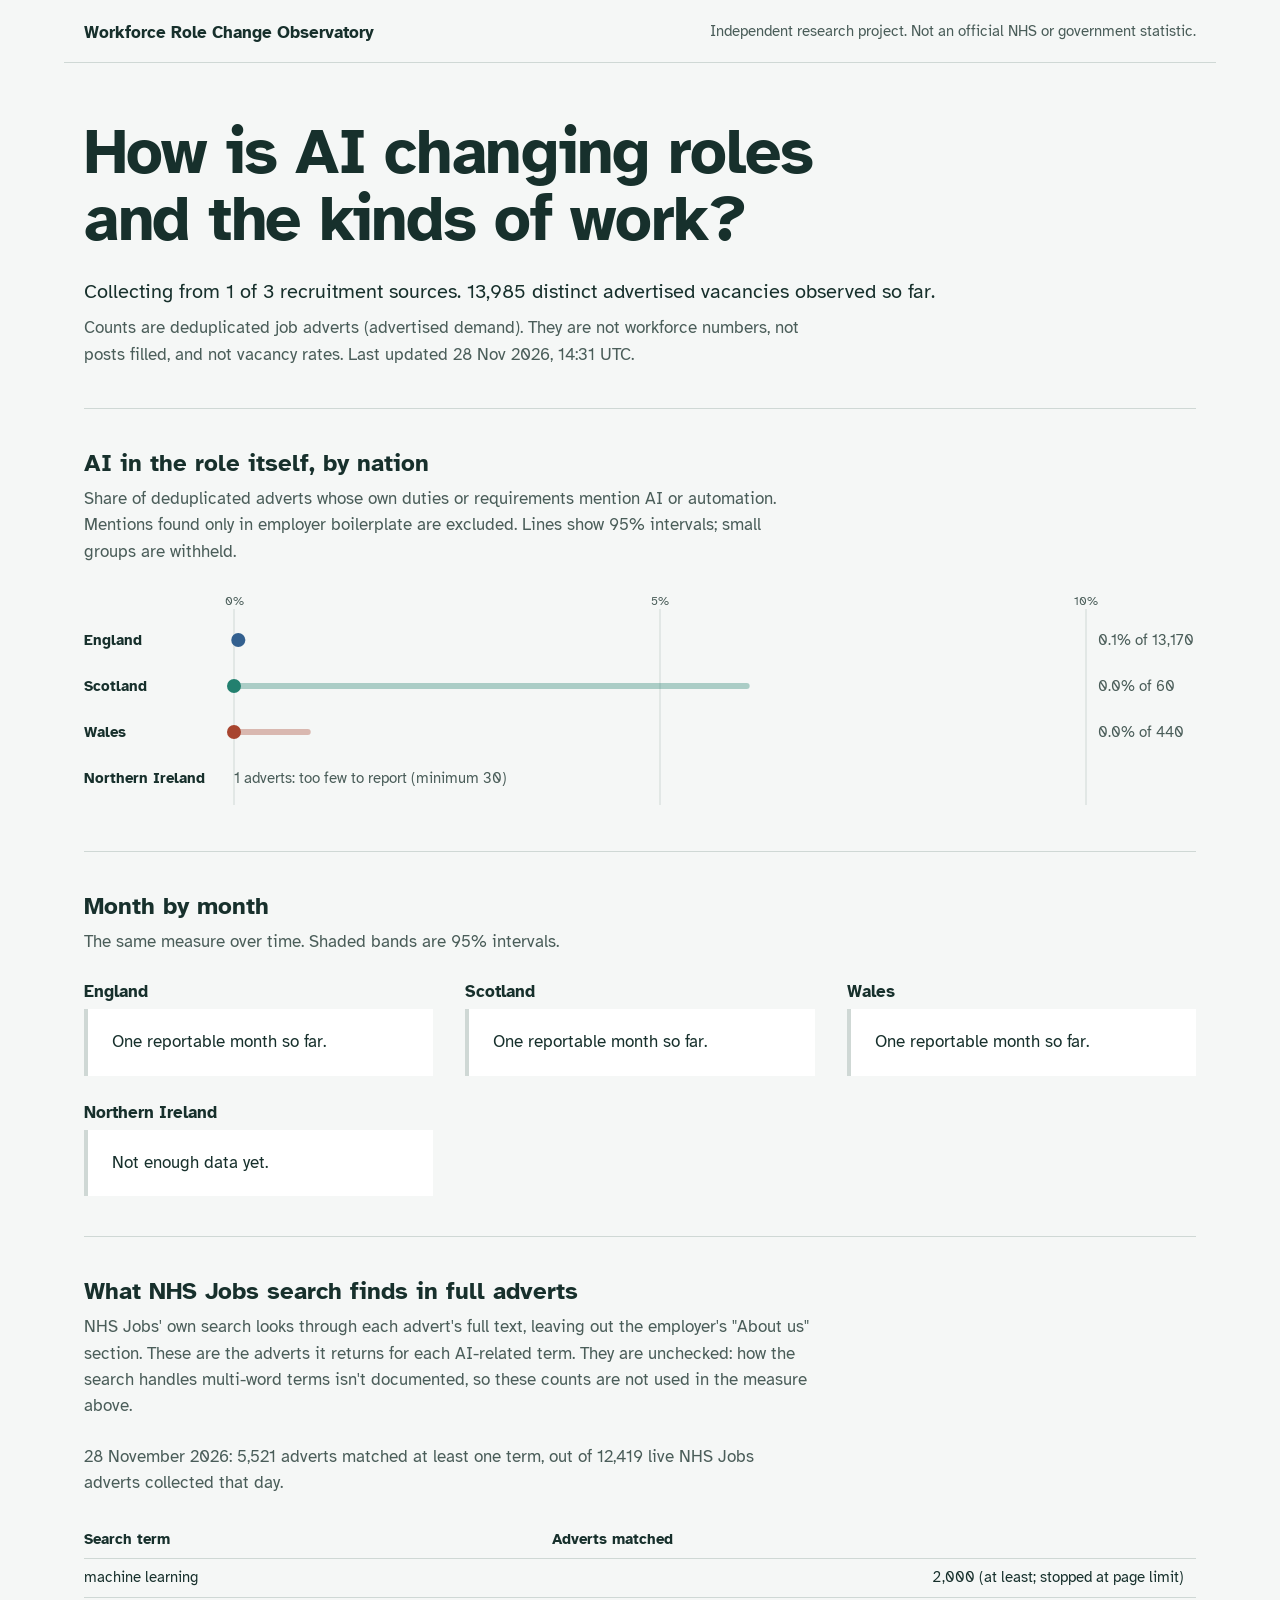
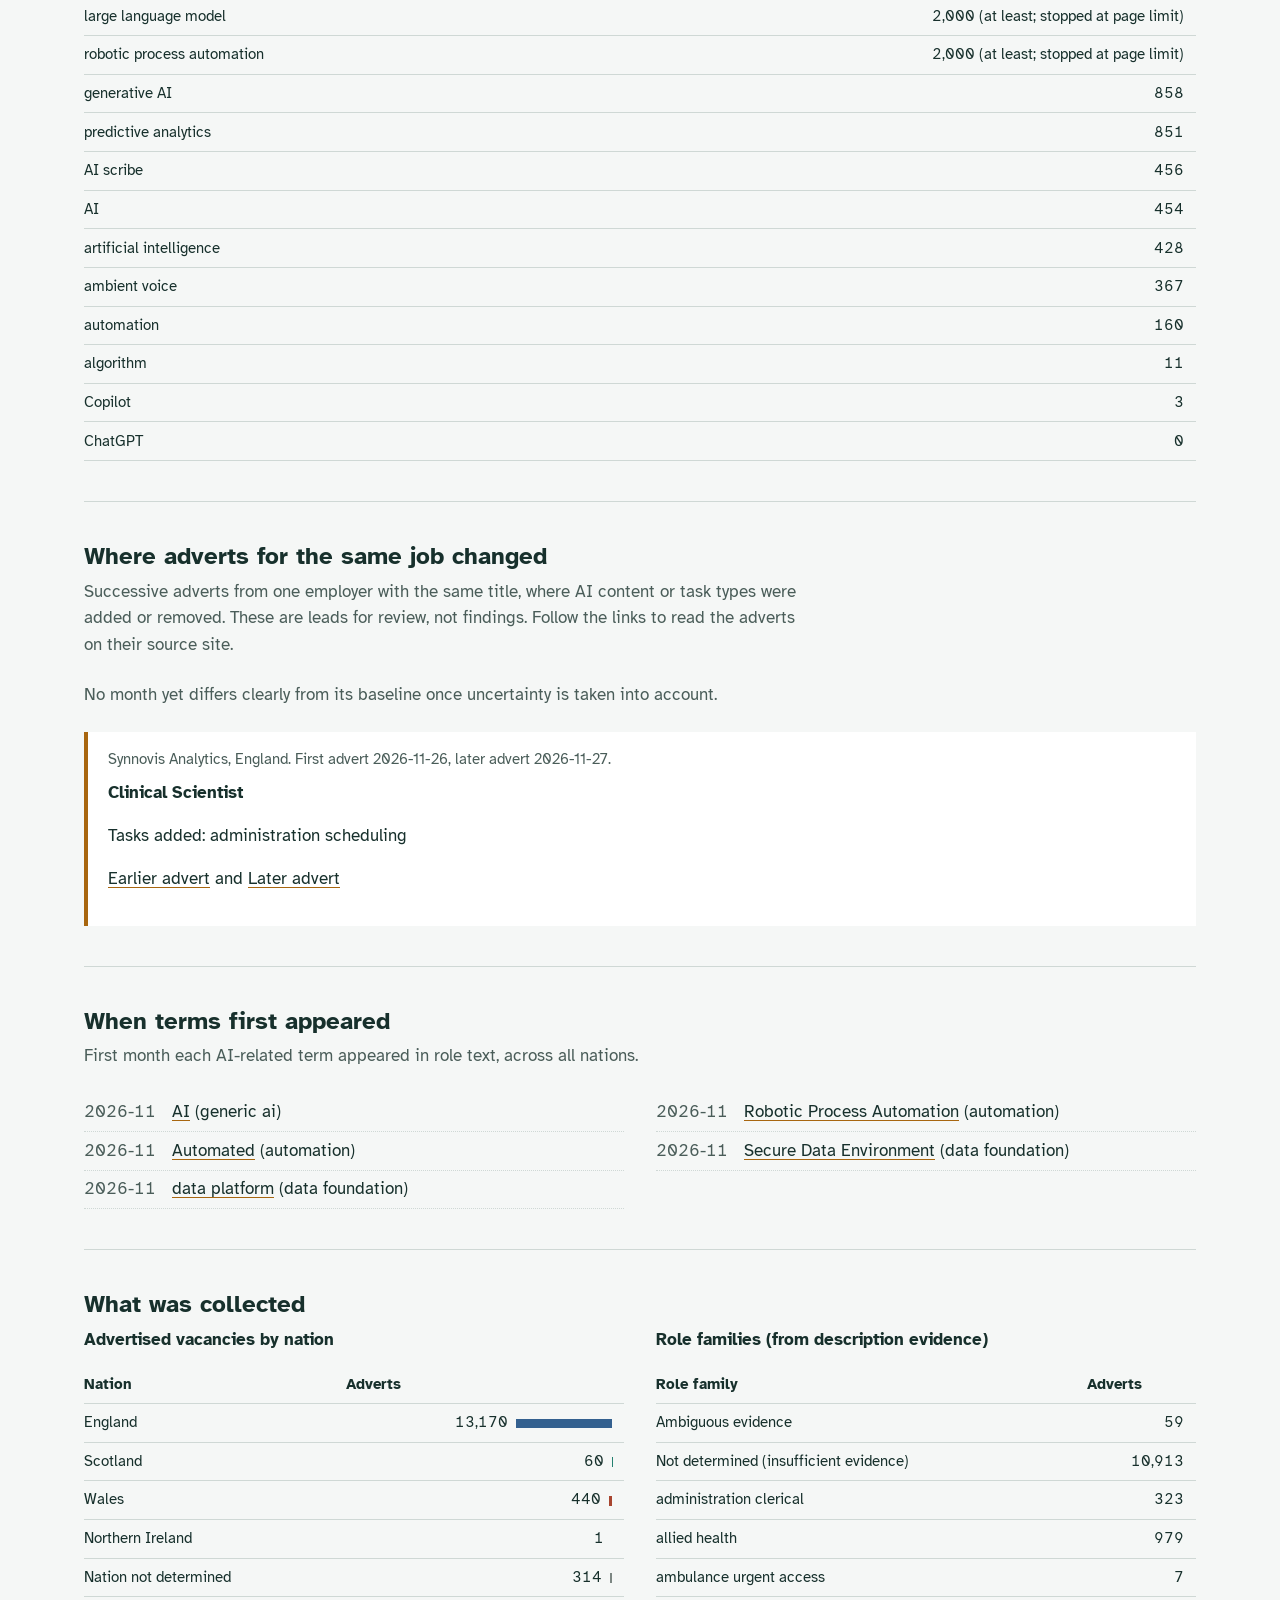
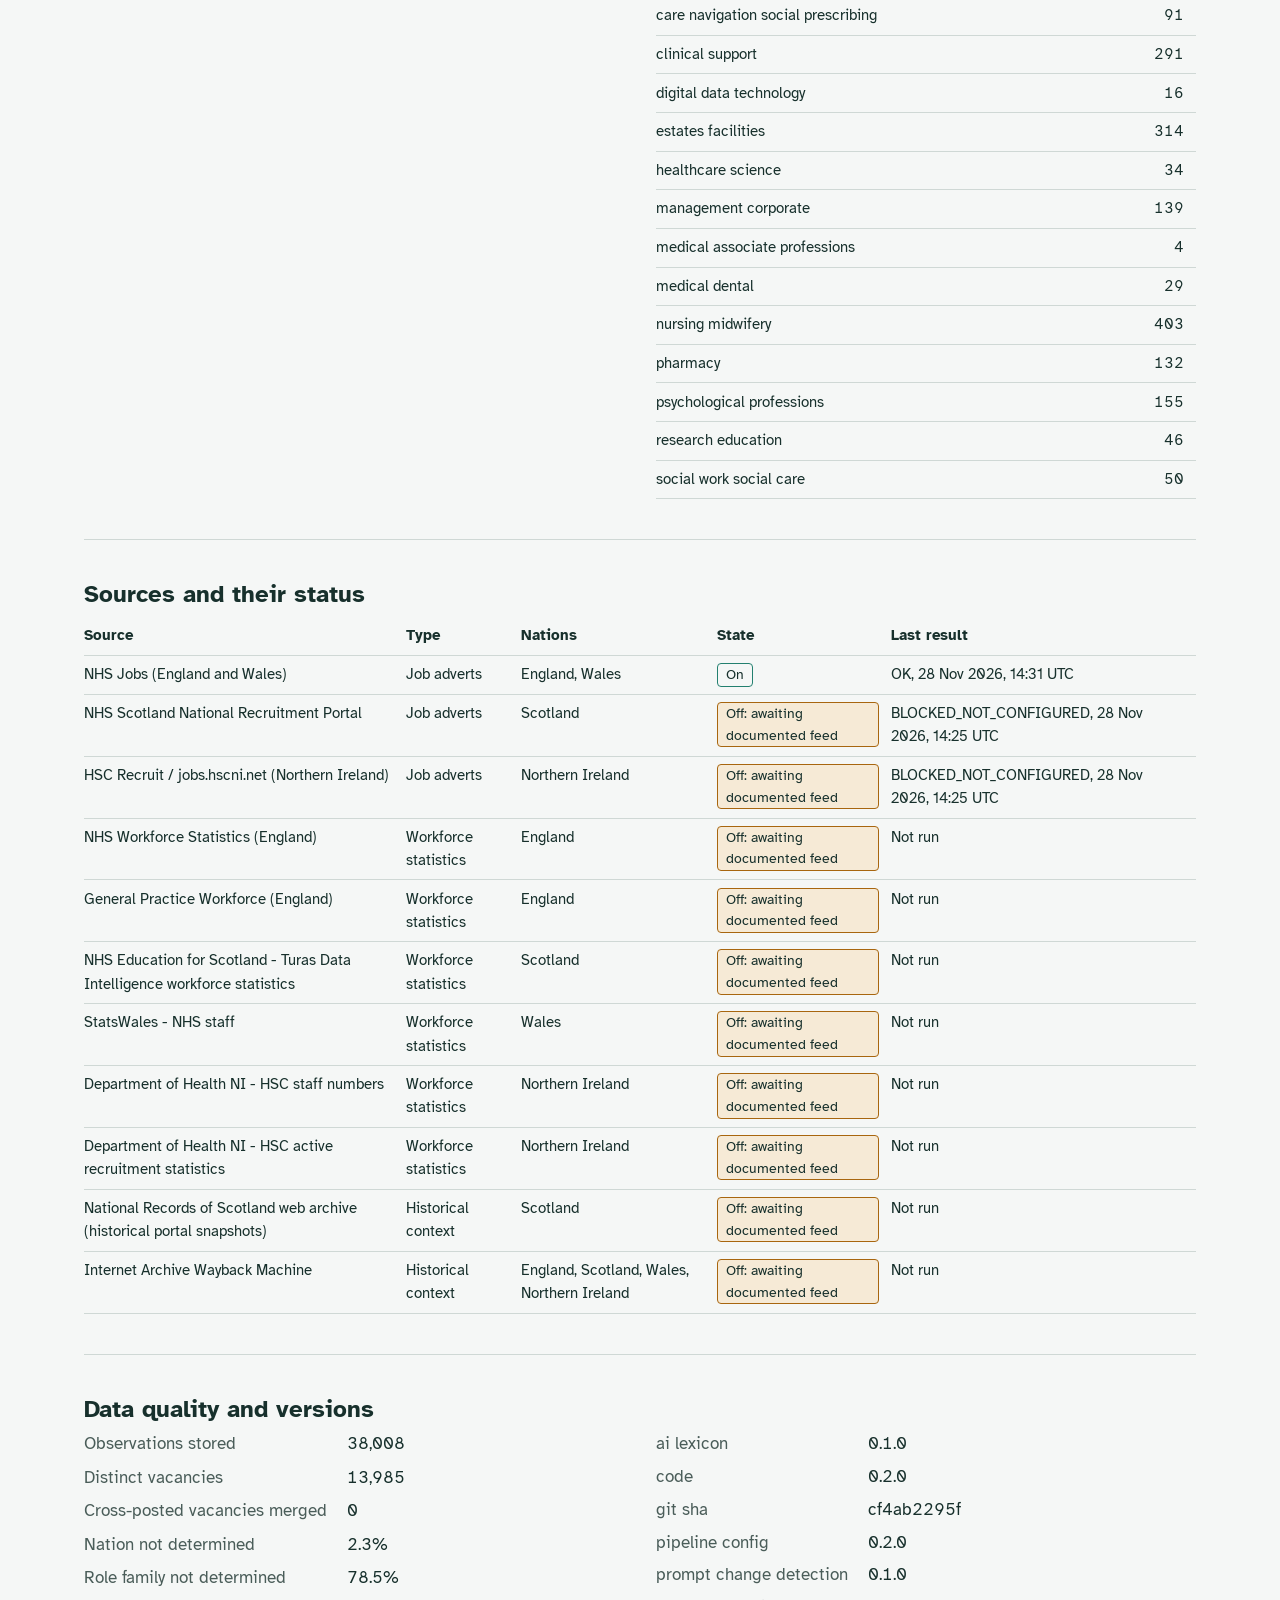
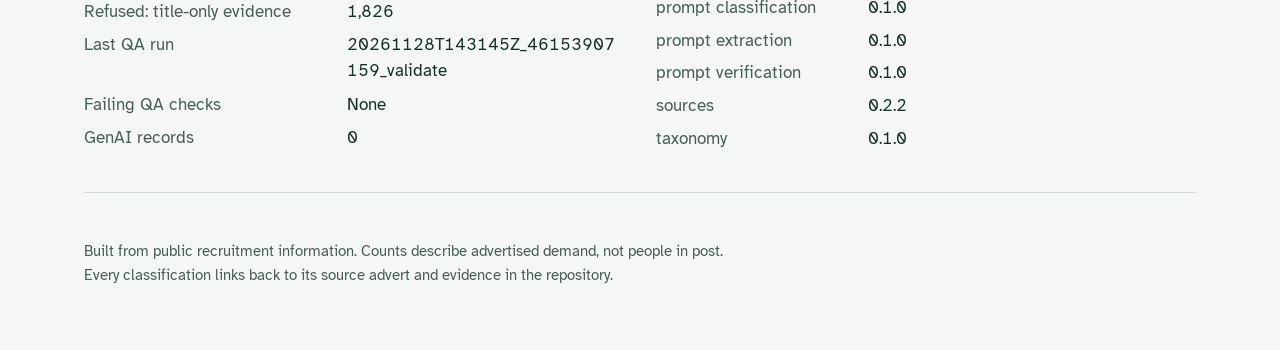
<file: docs/index.html>
<!doctype html>
<html lang="en-GB">
<head>
  <meta charset="utf-8">
  <meta name="viewport" content="width=device-width, initial-scale=1">
  <title>Workforce Role Change Observatory</title>
  <meta name="description" content="Independent observatory of how NHS and NHS-funded roles are changing, from public job adverts across the four UK nations.">
  <link rel="preconnect" href="https://fonts.googleapis.com">
  <link rel="preconnect" href="https://fonts.gstatic.com" crossorigin>
  <link href="https://fonts.googleapis.com/css2?family=Atkinson+Hyperlegible:ital,wght@0,400;0,700;1,400&display=swap" rel="stylesheet">
  <link rel="stylesheet" href="styles.css">
</head>
<body>
  <a class="skip" href="#main">Skip to content</a>
  <header class="masthead">
    <p class="org">Workforce Role Change Observatory</p>
    <p class="independence">Independent research project. Not an official NHS or government statistic.</p>
  </header>

  <main id="main">
    <section class="question" aria-labelledby="q">
      <h1 id="q">How is AI changing roles and the kinds of work?</h1>
      <p class="status" id="status">Loading the latest data…</p>
      <p class="caveat" id="caveat"></p>
    </section>

    <section aria-labelledby="h-ai">
      <h2 id="h-ai">AI in the role itself, by nation</h2>
      <p class="lede">Share of deduplicated adverts whose own duties or requirements mention AI or automation. Mentions found only in employer boilerplate are excluded. Lines show 95% intervals; small groups are withheld.</p>
      <div id="ai-intervals" class="figure"></div>
    </section>

    <section aria-labelledby="h-trend">
      <h2 id="h-trend">Month by month</h2>
      <p class="lede">The same measure over time. Shaded bands are 95% intervals.</p>
      <div id="trend" class="small-multiples"></div>
    </section>

    <section aria-labelledby="h-search">
      <h2 id="h-search">What NHS Jobs search finds in full adverts</h2>
      <p class="lede">NHS Jobs' own search looks through each advert's full text, leaving out the employer's "About us" section. These are the adverts it returns for each AI-related term. They are unchecked: how the search handles multi-word terms isn't documented, so these counts are not used in the measure above.</p>
      <div id="search"></div>
    </section>

    <section aria-labelledby="h-change">
      <h2 id="h-change">Where adverts for the same job changed</h2>
      <p class="lede">Successive adverts from one employer with the same title, where AI content or task types were added or removed. These are leads for review, not findings. Follow the links to read the adverts on their source site.</p>
      <div id="signals"></div>
      <ol id="examples" class="examples"></ol>
    </section>

    <section aria-labelledby="h-terms">
      <h2 id="h-terms">When terms first appeared</h2>
      <p class="lede">First month each AI-related term appeared in role text, across all nations.</p>
      <ol id="terms" class="terms"></ol>
    </section>

    <section aria-labelledby="h-demand">
      <h2 id="h-demand">What was collected</h2>
      <div class="two-col">
        <div>
          <h3>Advertised vacancies by nation</h3>
          <table id="nations" class="data"></table>
        </div>
        <div>
          <h3>Role families (from description evidence)</h3>
          <table id="families" class="data"></table>
        </div>
      </div>
    </section>

    <section aria-labelledby="h-sources">
      <h2 id="h-sources">Sources and their status</h2>
      <div class="scroll"><table id="sources" class="data"></table></div>
    </section>

    <section aria-labelledby="h-quality">
      <h2 id="h-quality">Data quality and versions</h2>
      <div class="two-col">
        <dl id="quality" class="facts"></dl>
        <dl id="versions" class="facts"></dl>
      </div>
    </section>
  </main>

  <footer class="foot">
    <p>Built from public recruitment information. Counts describe advertised demand, not people in post. Every classification links back to its source advert and evidence in the repository.</p>
  </footer>
  <script src="app.js"></script>
</body>
</html>
</file>
<file: docs/styles.css>
/* Workforce Role Change Observatory
   Palette: cool record-paper ground, ink-teal text, one ochre signal colour
   reserved for AI content. Nation colours are used only in charts. */
:root {
  --paper: #f5f7f6;
  --surface: #ffffff;
  --ink: #17302c;
  --ink-soft: #4a5d59;
  --rule: #cfd8d5;
  --signal: #a8660f;
  --signal-wash: #f6ead6;
  --england: #33608f;
  --scotland: #23806f;
  --wales: #a8452f;
  --ni: #6d4f9a;
  --unknown: #7d8783;
  --focus: #a8660f;
  --measure: 66ch;
  color-scheme: light;
}
@media (prefers-color-scheme: dark) {
  :root {
    --paper: #101a18;
    --surface: #16231f;
    --ink: #e4ece9;
    --ink-soft: #a6b5b0;
    --rule: #2c3b37;
    --signal: #e3a54a;
    --signal-wash: #33291a;
    --england: #7fa8d6;
    --scotland: #5cc0aa;
    --wales: #e08870;
    --ni: #b29be0;
    --unknown: #9aa4a0;
    color-scheme: dark;
  }
}

* { box-sizing: border-box; }
html { -webkit-text-size-adjust: 100%; }
body {
  margin: 0;
  background: var(--paper);
  color: var(--ink);
  font-family: "Atkinson Hyperlegible", system-ui, -apple-system, "Segoe UI", Roboto, Arial, sans-serif;
  font-size: 1.0625rem;
  line-height: 1.55;
}
a { color: inherit; text-decoration-color: var(--signal); text-underline-offset: 0.18em; }
a:focus-visible, button:focus-visible { outline: 3px solid var(--focus); outline-offset: 2px; }
.skip { position: absolute; left: -999px; }
.skip:focus { left: 1rem; top: 1rem; background: var(--surface); padding: 0.5rem 1rem; }

.masthead, main, .foot { max-width: 72rem; margin: 0 auto; padding: 0 1.25rem; }
.masthead { display: flex; flex-wrap: wrap; gap: 0.25rem 2rem; justify-content: space-between;
  padding-top: 1.25rem; padding-bottom: 1rem; border-bottom: 1px solid var(--rule); }
.org { margin: 0; font-weight: 700; }
.independence { margin: 0; color: var(--ink-soft); font-size: 0.9375rem; }

/* The question is the hero: large, set tight, left aligned */
.question { padding: 3.5rem 0 2.5rem; border-bottom: 1px solid var(--rule); }
.question h1 {
  font-size: clamp(2.1rem, 5.2vw, 4rem);
  line-height: 1.04;
  letter-spacing: -0.02em;
  margin: 0 0 1.5rem;
  max-width: 18ch;
}
.status { font-size: 1.25rem; margin: 0 0 0.5rem; max-width: var(--measure); }
.caveat { color: var(--ink-soft); margin: 0; max-width: var(--measure); }

section { padding: 2.5rem 0; border-bottom: 1px solid var(--rule); }
h2 { font-size: 1.5rem; line-height: 1.2; margin: 0 0 0.5rem; }
h3 { font-size: 1.0625rem; margin: 0 0 0.75rem; }
.lede { color: var(--ink-soft); margin: 0 0 1.5rem; max-width: var(--measure); }

.figure svg, .small-multiples svg { display: block; width: 100%; height: auto; overflow: visible; }
.figure text, .small-multiples text { fill: var(--ink); font-family: inherit; }
.axis line, .axis path { stroke: var(--rule); }
.axis text { fill: var(--ink-soft); font-size: 12px; }

.small-multiples { display: grid; grid-template-columns: repeat(auto-fit, minmax(16rem, 1fr)); gap: 1.5rem 2rem; }
.small-multiples figure { margin: 0; }
.small-multiples figcaption { font-weight: 700; margin-bottom: 0.25rem; }

.empty { padding: 1.25rem 1.5rem; background: var(--surface); border-left: 4px solid var(--rule);
  max-width: var(--measure); margin: 0; }

.examples { list-style: none; padding: 0; margin: 0; display: grid; gap: 1.25rem; }
.examples li { background: var(--surface); padding: 1rem 1.25rem; border-left: 4px solid var(--signal); }
.examples .meta { color: var(--ink-soft); font-size: 0.9375rem; margin: 0 0 0.5rem; }
.examples blockquote { margin: 0.5rem 0; padding: 0.25rem 0.75rem; background: var(--signal-wash); }
.examples .removed { background: transparent; border-left: 2px solid var(--rule); text-decoration: line-through;
  text-decoration-color: var(--ink-soft); }

.terms { list-style: none; padding: 0; margin: 0; columns: 2 18rem; column-gap: 2rem; }
.terms li { break-inside: avoid; padding: 0.35rem 0; border-bottom: 1px dotted var(--rule); }
.terms .month { display: inline-block; min-width: 5.5rem; color: var(--ink-soft); font-variant-numeric: tabular-nums; }

.two-col { display: grid; grid-template-columns: repeat(auto-fit, minmax(20rem, 1fr)); gap: 2rem; }
.scroll { overflow-x: auto; }
table.data { border-collapse: collapse; width: 100%; font-size: 0.9375rem; }
table.data th, table.data td { text-align: left; padding: 0.45rem 0.75rem 0.45rem 0; border-bottom: 1px solid var(--rule); vertical-align: top; }
table.data th { font-weight: 700; }
table.data td.num { text-align: right; font-variant-numeric: tabular-nums; }
.bar { display: inline-block; height: 0.6rem; background: var(--ink-soft); vertical-align: middle; margin-left: 0.5rem; }

.pill { display: inline-block; padding: 0 0.5rem; border-radius: 0.25rem; font-size: 0.875rem; border: 1px solid var(--rule); }
.pill.ok { border-color: var(--scotland); }
.pill.blocked { border-color: var(--signal); background: var(--signal-wash); }
.pill.error { border-color: var(--wales); }

dl.facts { display: grid; grid-template-columns: max-content 1fr; gap: 0.4rem 1.25rem; margin: 0; }
dl.facts dt { color: var(--ink-soft); }
dl.facts dd { margin: 0; font-variant-numeric: tabular-nums; overflow-wrap: anywhere; }

.foot { padding-top: 2rem; padding-bottom: 3rem; color: var(--ink-soft); font-size: 0.9375rem; }
.foot p { max-width: var(--measure); }

@media (prefers-reduced-motion: no-preference) {
  .interval { transition: opacity 200ms ease; }
}
</file>
